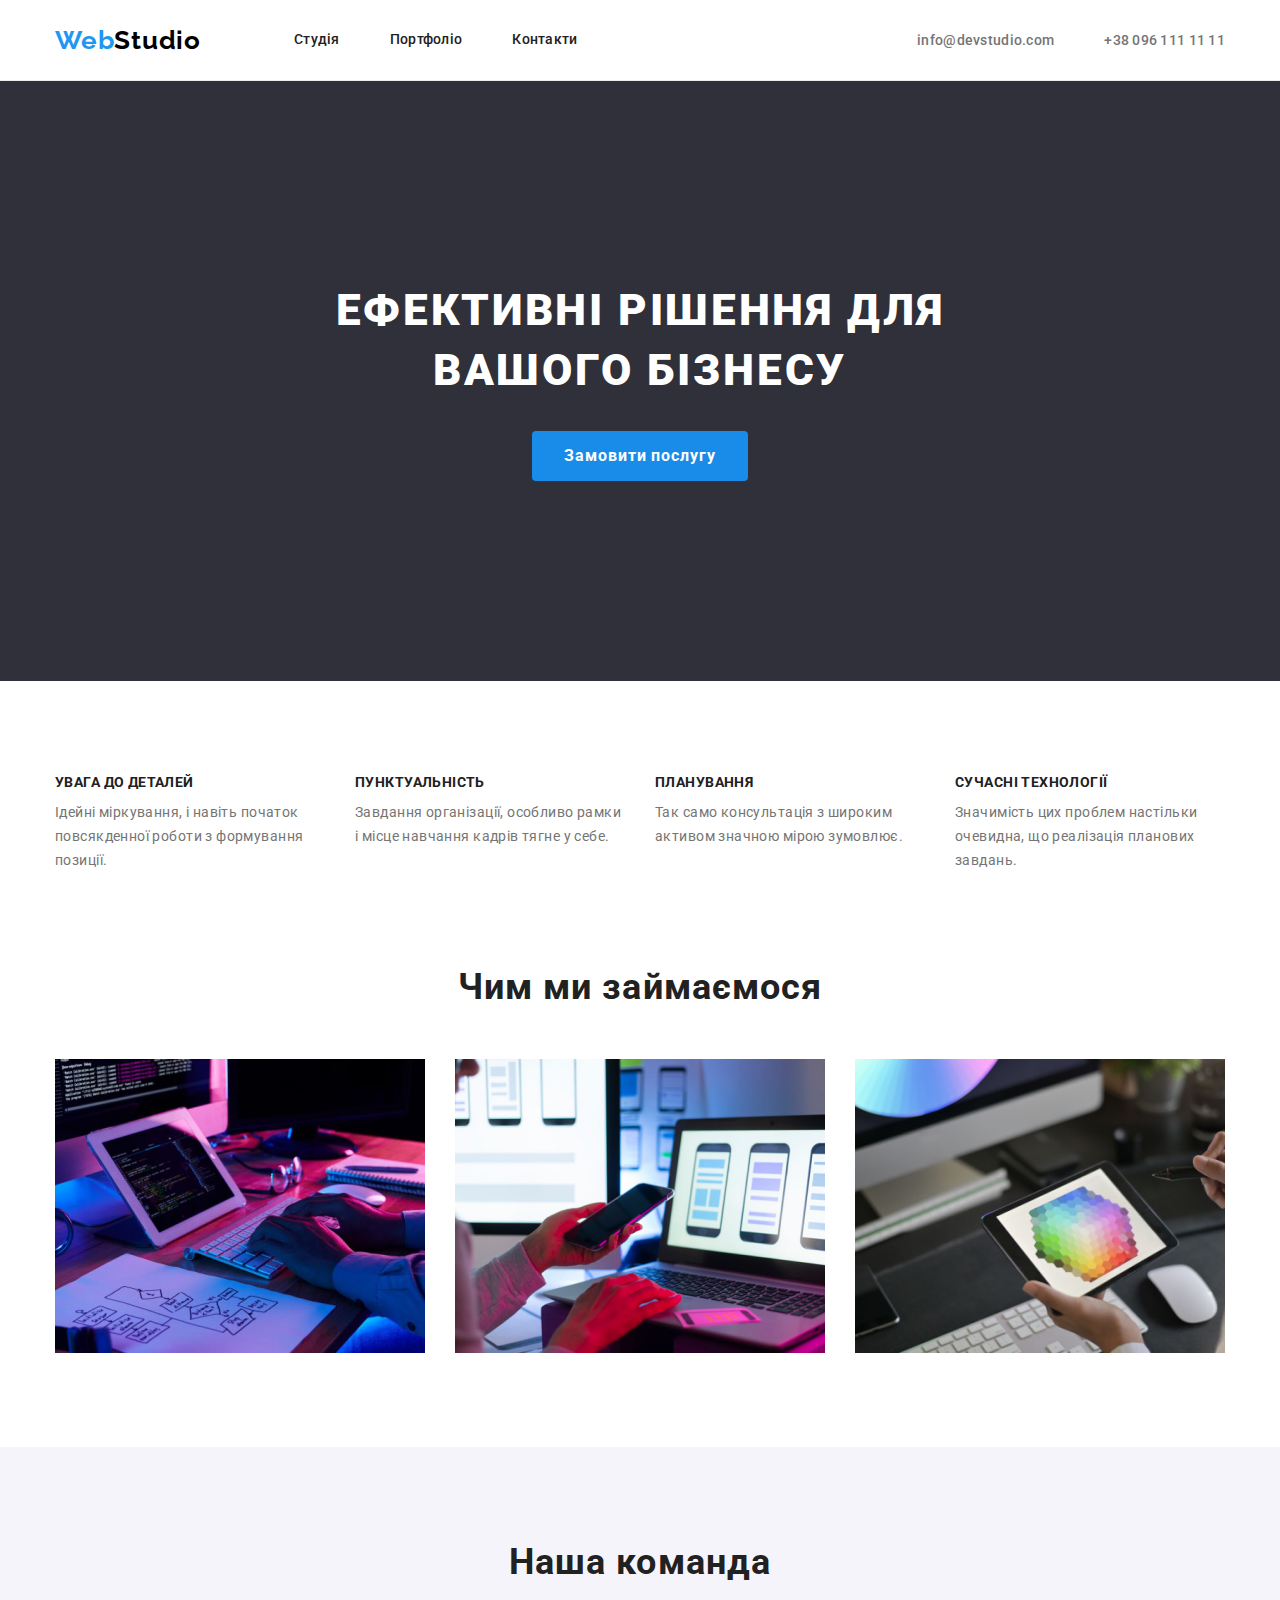
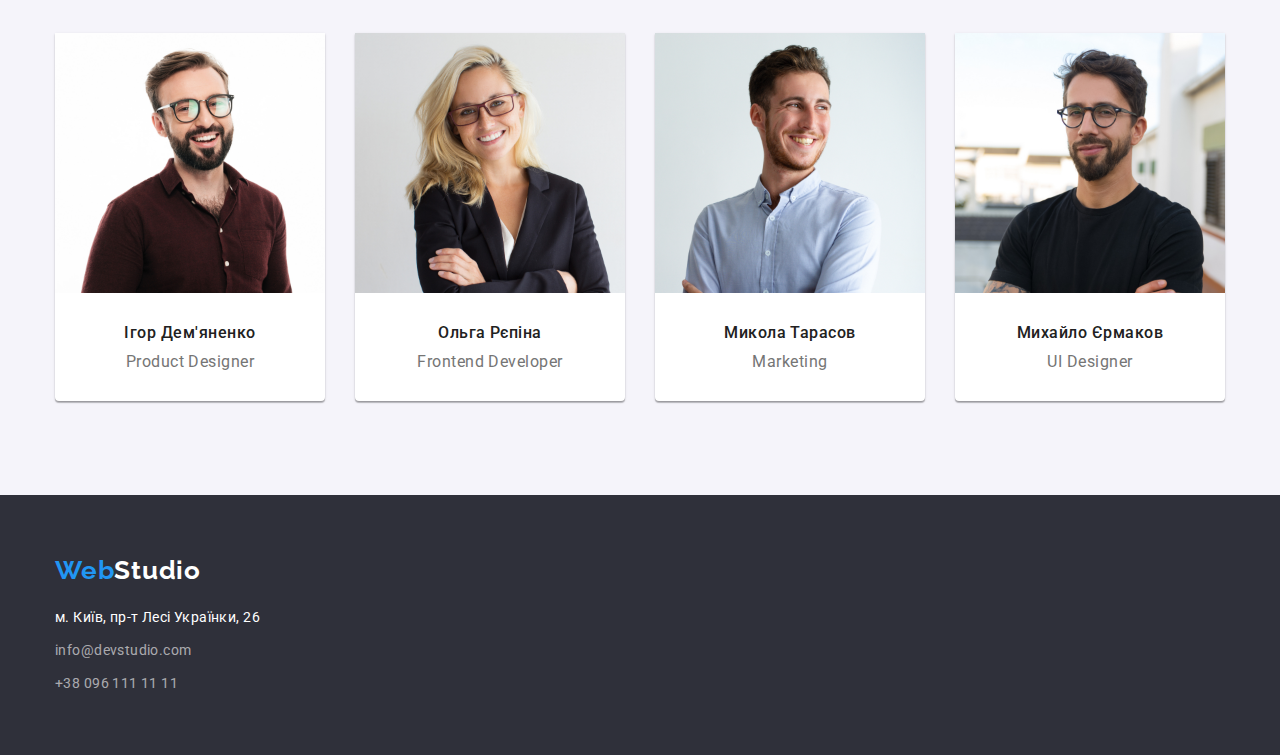
<file: index.html>
<!DOCTYPE html>
<html lang="uk">
  <head>
    <meta charset="UTF-8" />
    <meta http-equiv="X-UA-Compatible" content="IE=edge" />
    <meta name="viewport" content="width=device-width, initial-scale=1.0" />
    <title>Головна</title>
    <link rel="preconnect" href="https://fonts.googleapis.com" />
    <link rel="preconnect" href="https://fonts.gstatic.com" crossorigin />
    <link
      href="https://fonts.googleapis.com/css2?family=Raleway:wght@700&family=Roboto:wght@400;500;700;900&display=swap"
      rel="stylesheet"
    />
    <link
      rel="stylesheet"
      href="https://cdnjs.cloudflare.com/ajax/libs/modern-normalize/1.0.0/modern-normalize.min.css"
    />

    <link rel="stylesheet" href="./css/styles.css" />
  </head>

  <body>
    <header class="header">
      <div class="container main-nav">
        <!-- Nav Bar -->

        <nav class="nav">
          <a class="nav-logo link" href=""
            ><span class="web-logo">Web</span>Studio</a
          >
          <ul class="nav-list">
            <li class="nav-item">
              <a href="" class="nav-link link current">Студія</a>
            </li>

            <li class="nav-item">
              <a href="./portfolio.html" class="nav-link link">Портфоліо</a>
            </li>

            <li class="nav-item">
              <a href="" class="nav-link link">Контакти</a>
            </li>
          </ul>
        </nav>

        <!-- Contacts -->

        <ul class="contacts">
          <li class="contacts-item">
            <a class="contacts-link link" href="mailto:info@devstudio.com"
              >info@devstudio.com</a
            >
          </li>

          <li class="contacts-item">
            <a class="contacts-link link" href="tel:+380961111111"
              >+38 096 111 11 11</a
            >
          </li>
        </ul>
      </div>
    </header>

    <main>
      <!-- Title -->

      <section class="hero">
        <div class="container">
          <h1 class="hero-title">Ефективні рішення для вашого бізнесу</h1>
          <button class="hero-button button" type="button">
            Замовити послугу
          </button>
        </div>
      </section>

      <!-- Features -->

      <section class="section">
        <div class="container">
          <h2 class="section-title visually-hidden">Наші переваги</h2>
          <ul class="features-list">
            <li class="features-item">
              <h3 class="features-title">УВАГА ДО ДЕТАЛЕЙ</h3>
              <p class="features-text">
                Ідейні міркування, і навіть початок повсякденної роботи з
                формування позиції.
              </p>
            </li>

            <li class="features-item">
              <h3 class="features-title">ПУНКТУАЛЬНІСТЬ</h3>
              <p class="features-text">
                Завдання організації, особливо рамки і місце навчання кадрів
                тягне у себе.
              </p>
            </li>

            <li class="features-item">
              <h3 class="features-title">ПЛАНУВАННЯ</h3>
              <p class="features-text">
                Так само консультація з широким активом значною мірою зумовлює.
              </p>
            </li>

            <li class="features-item">
              <h3 class="features-title">СУЧАСНІ ТЕХНОЛОГІЇ</h3>
              <p class="features-text">
                Значимість цих проблем настільки очевидна, що реалізація
                планових завдань.
              </p>
            </li>
          </ul>
        </div>
      </section>

      <!-- Description of the company -->

      <section class="section description">
        <div class="container">
          <h2 class="section-title">Чим ми займаємося</h2>
          <ul class="description-list">
            <li class="description-image">
              <img
                src="./images/coding.jpg"
                width="370"
                height="294"
                alt="програмування"
              />
            </li>

            <li>
              <img
                src="./images/prototyping.jpg"
                width="370"
                height="294"
                alt="створення прототипу сайту"
              />
            </li>

            <li>
              <img
                src="./images/design.jpg"
                width="370"
                height="294"
                alt="коло кольорів"
              />
            </li>
          </ul>
        </div>
      </section>

      <!-- Team -->

      <section class="section team">
        <div class="container">
          <h2 class="section-title">Наша команда</h2>
          <ul class="team-list">
            <li class="team-element">
              <img
                class="team-image"
                src="./images/idemyanenko.jpg"
                width="270"
                height="260"
                alt="фото Ігора Дем'яненко"
              />
              <div class="team-text-item">
                <h3 class="team-title">Ігор Дем'яненко</h3>
                <p class="team-text" lang="en">Product Designer</p>
              </div>
            </li>

            <li class="team-element">
              <img
                class="team-image"
                src="./images/orepina.jpg"
                width="270"
                height="260"
                alt="фото Ольги Рєпіної"
              />
              <div class="team-text-item">
                <h3 class="team-title">Ольга Рєпіна</h3>
                <p class="team-text" lang="en">Frontend Developer</p>
              </div>
            </li>

            <li class="team-element">
              <img
                class="team-image"
                src="./images/mtarasov.jpg"
                width="270"
                height="260"
                alt="фото Миколи Тарасова"
              />
              <div class="team-text-item">
                <h3 class="team-title">Микола Тарасов</h3>
                <p class="team-text" lang="en">Marketing</p>
              </div>
            </li>

            <li class="team-element">
              <img
                class="team-image"
                src="./images/myermakov.jpg"
                width="270"
                height="260"
                alt="фото Михайла Єрмакова"
              />
              <div class="team-text-item">
                <h3 class="team-title">Михайло Єрмаков</h3>
                <p class="team-text" lang="en">UI Designer</p>
              </div>
            </li>
          </ul>
        </div>
      </section>
    </main>

    <!-- Footer -->
    <footer class="footer">
      <div class="container">
        <a class="footer-logo link" href=""
          ><span class="web-logo">Web</span>Studio</a
        >
        <address>
          <ul class="footer-list">
            <li class="footer-item">
              <a
                class="footer-link link address"
                href="https://www.google.com/maps/place/%D0%B1%D1%83%D0%BB.+%D0%9B%D0%B5%D1%81%D0%B8+%D0%A3%D0%BA%D1%80%D0%B0%D0%B8%D0%BD%D0%BA%D0%B8,+26,+%D0%9A%D0%B8%D0%B5%D0%B2,+02000/@50.4265807,30.5361971,17z/data=!3m1!4b1!4m5!3m4!1s0x40d4cf0e033ecbe9:0x57a4dffefec77da0!8m2!3d50.4265807!4d30.5383858"
              >
                м. Київ, пр-т Лесі Українки, 26</a
              >
            </li>
            <li class="footer-item">
              <a
                class="footer-link contact link"
                href="mailto:info@devstudio.com"
                >info@devstudio.com</a
              >
            </li>
            <li class="footer-item">
              <a class="footer-link contact link" href="tel:+380961111111"
                >+38 096 111 11 11</a
              >
            </li>
          </ul>
        </address>
      </div>
    </footer>
  </body>
</html>
</file>
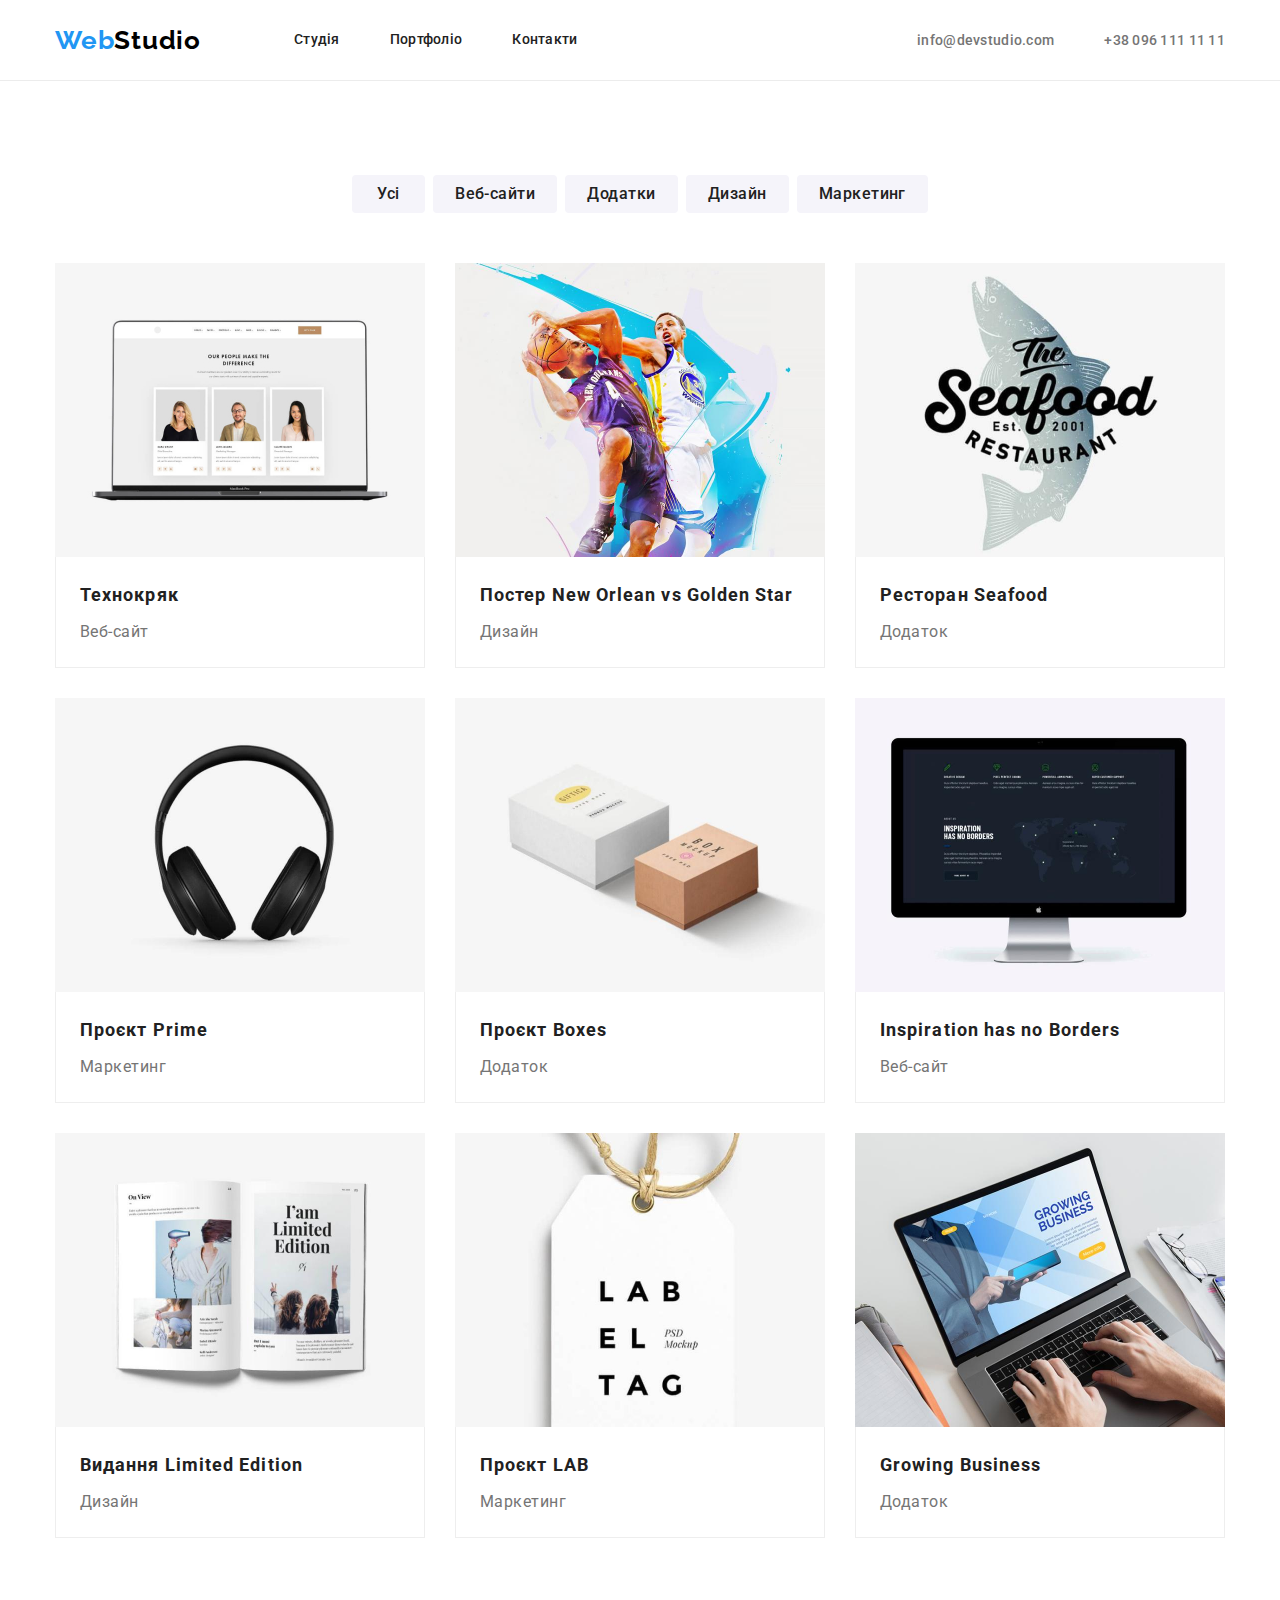
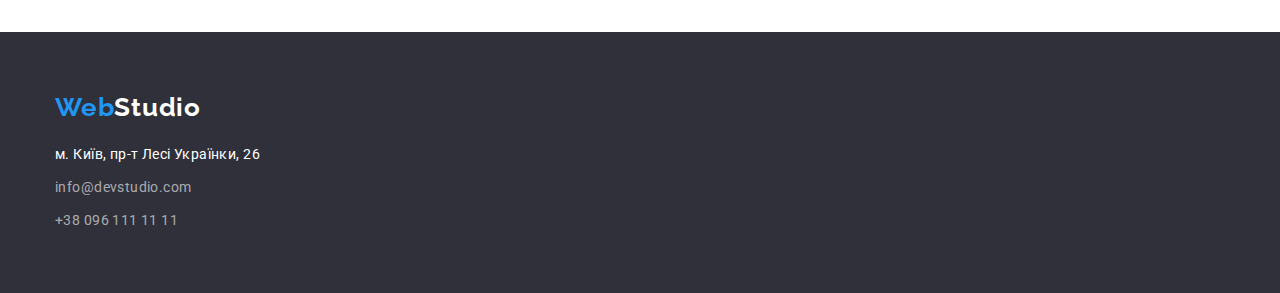
<file: portfolio.html>
<!DOCTYPE html>
<html lang="uk">
  <head>
    <meta charset="UTF-8" />
    <meta http-equiv="X-UA-Compatible" content="IE=edge" />
    <meta name="viewport" content="width=device-width, initial-scale=1.0" />
    <title>Портфоліо</title>
    <link rel="preconnect" href="https://fonts.googleapis.com" />
    <link rel="preconnect" href="https://fonts.gstatic.com" crossorigin />
    <link
      href="https://fonts.googleapis.com/css2?family=Raleway:wght@700&family=Roboto:wght@400;500;700;900&display=swap"
      rel="stylesheet"
    />
    <link
      rel="stylesheet"
      href="https://cdnjs.cloudflare.com/ajax/libs/modern-normalize/1.0.0/modern-normalize.min.css"
    />
    <link rel="stylesheet" href="./css/styles.css" />
  </head>

  <body>
    <header class="header">
      <div class="container main-nav">
        <!-- Nav Bar -->
        <nav class="nav">
          <a class="nav-logo link" href="./"
            ><span class="web-logo">Web</span>Studio</a
          >
          <ul class="nav-list">
            <li class="nav-item">
              <a class="nav-link link" href="./index.html">Студія</a>
            </li>

            <li class="nav-item">
              <a class="nav-link link current" href="">Портфоліо</a>
            </li>

            <li class="nav-item">
              <a class="nav-link link" href="">Контакти</a>
            </li>
          </ul>
        </nav>

        <!-- Contacts -->
        <ul class="contacts">
          <li class="contacts-item">
            <a class="contacts-link link" href="mailto:info@devstudio.com"
              >info@devstudio.com</a
            >
          </li>

          <li class="contacts-item">
            <a class="contacts-link link" href="tel:+380961111111"
              >+38 096 111 11 11</a
            >
          </li>
        </ul>
      </div>
    </header>

    <main>
      <section class="section examples">
        <div class="container">
          <h1 class="section-title visually-hidden">Examples</h1>

          <!-- Filter -->

          <ul class="filter">
            <li>
              <button class="filter-button button" type="button">Усі</button>
            </li>

            <li>
              <button class="filter-button button" type="button">
                Веб-сайти
              </button>
            </li>

            <li>
              <button class="filter-button button" type="button">
                Додатки
              </button>
            </li>
            <li>
              <button class="filter-button button" type="button">Дизайн</button>
            </li>

            <li>
              <button class="filter-button button" type="button">
                Маркетинг
              </button>
            </li>
          </ul>

          <!-- Examples -->

          <ul class="examples-list">
            <li class="examples-item">
              <a class="link" href=""
                ><img
                  class="examples-image"
                  src="images/technokryak.jpg"
                  width="370"
                  height="294"
                  alt="ноутбук"
                />
                <div class="examples-content">
                  <h2 class="examples-title">Технокряк</h2>
                  <p class="examples-text">Веб-сайт</p>
                </div>
              </a>
            </li>

            <li class="examples-item">
              <a class="link" href=""
                ><img
                  class="examples-image"
                  src="images/poster-new-orlean.jpg"
                  width="370"
                  height="294"
                  alt="постер баскетбол"
                />
                <div class="examples-content">
                  <h2 class="examples-title">
                    Постер <span lang="en">New Orlean vs Golden Star</span>
                  </h2>
                  <p class="examples-text">Дизайн</p>
                </div></a
              >
            </li>

            <li class="examples-item">
              <a class="link" href=""
                ><img
                  class="examples-image"
                  src="images/restaurant-seafood.jpg"
                  width="370"
                  height="294"
                  alt="логотип акули"
                />
                <div class="examples-content">
                  <h2 class="examples-title">
                    Ресторан <span lang="en">Seafood</span>
                  </h2>
                  <p class="examples-text">Додаток</p>
                </div></a
              >
            </li>

            <li class="examples-item">
              <a class="link" href=""
                ><img
                  class="examples-image"
                  src="images/project-prime.jpg"
                  width="370"
                  height="294"
                  alt="чорні навушники"
                />
                <div class="examples-content">
                  <h2 class="examples-title">
                    Проєкт <span lang="en">Prime</span>
                  </h2>
                  <p class="examples-text">Маркетинг</p>
                </div>
              </a>
            </li>

            <li class="examples-item">
              <a class="link" href=""
                ><img
                  class="examples-image"
                  src="images/project-boxes.jpg"
                  width="370"
                  height="294"
                  alt="2 блоки"
                />
                <div class="examples-content">
                  <h2 class="examples-title">
                    Проєкт <span lang="en">Boxes</span>
                  </h2>
                  <p class="examples-text">Додаток</p>
                </div>
              </a>
            </li>

            <li class="examples-item">
              <a class="link" href=""
                ><img
                  class="examples-image"
                  src="images/inspiration-has-no-borders.jpg"
                  width="370"
                  height="294"
                  alt="монітор"
                />
                <div class="examples-content">
                  <h2 class="examples-title" lang="en">
                    Inspiration has no Borders
                  </h2>
                  <p class="examples-text">Веб-сайт</p>
                </div>
              </a>
            </li>

            <li class="examples-item">
              <a class="link" href=""
                ><img
                  class="examples-image"
                  src="images/publishing-limited-edition.jpg"
                  width="370"
                  height="294"
                  alt="Дизайн журналу"
                />
                <div class="examples-content">
                  <h2 class="examples-title">
                    Видання <span lang="en">Limited Edition</span>
                  </h2>
                  <p class="examples-text">Дизайн</p>
                </div>
              </a>
            </li>

            <li class="examples-item">
              <a class="link" href=""
                ><img
                  class="examples-image"
                  src="images/project-lab.jpg"
                  width="370"
                  height="294"
                  alt="Дизайн тегу"
                />
                <div class="examples-content">
                  <h2 class="examples-title">
                    Проєкт <span lang="en">LAB</span>
                  </h2>
                  <p class="examples-text">Маркетинг</p>
                </div>
              </a>
            </li>

            <li class="examples-item">
              <a class="link" href=""
                ><img
                  class="examples-image"
                  src="images/growing-business.jpg"
                  width="370"
                  height="294"
                  alt="додаток для ноутбуку"
                />
                <div class="examples-content">
                  <h2 class="examples-title" lang="en">Growing Business</h2>
                  <p class="examples-text">Додаток</p>
                </div>
              </a>
            </li>
          </ul>
        </div>
      </section>
    </main>

    <!-- Footer -->

    <!-- Footer -->
    <footer class="footer">
      <div class="container">
        <a class="footer-logo link" href=""
          ><span class="web-logo">Web</span>Studio</a
        >
        <address>
          <ul class="footer-list">
            <li class="footer-item">
              <a
                class="footer-link link address"
                href="https://www.google.com/maps/place/%D0%B1%D1%83%D0%BB.+%D0%9B%D0%B5%D1%81%D0%B8+%D0%A3%D0%BA%D1%80%D0%B0%D0%B8%D0%BD%D0%BA%D0%B8,+26,+%D0%9A%D0%B8%D0%B5%D0%B2,+02000/@50.4265807,30.5361971,17z/data=!3m1!4b1!4m5!3m4!1s0x40d4cf0e033ecbe9:0x57a4dffefec77da0!8m2!3d50.4265807!4d30.5383858"
              >
                м. Київ, пр-т Лесі Українки, 26</a
              >
            </li>

            <li class="footer-item">
              <a
                class="footer-link contact link"
                href="mailto:info@devstudio.com"
                >info@devstudio.com</a
              >
            </li>

            <li class="footer-item">
              <a class="footer-link contact link" href="tel:+380961111111"
                >+38 096 111 11 11</a
              >
            </li>
          </ul>
        </address>
      </div>
    </footer>
  </body>
</html>
</file>
<file: css/styles.css>
:root {
  --accent-color: #2196f3;
  --primary-text-color: #757575;
  --title-text-color: #212121;
  --primary-background-color: #ffffff;
  --dark-background-color: #2f303a;
  --light-background-color: #f5f4fa;
  --dark-logo-color: #000000;
  --border-color: #eeeeee;
  --additional-accent-color: #188ce8;
  --border-header-color: #ececec;
  --primary-font: 'Roboto', sans-serif;
  --secondary-font: 'Raleway', sans-serif;
}

/* Components */
body {
  font-family: var(--primary-font);
  background-color: var(--primary-background-color);
  color: var(--primary-text-color);
}

img {
  display: block;
  max-width: 100%;
  height: auto;
}

h1,
h2,
h3,
p,
ul {
  margin: 0;
}

ul {
  list-style: none;
  padding: 0;
}

.link,
.logo {
  text-decoration: none;
}

.button {
  font-size: 16px;
  cursor: pointer;
  border: none;
  border-radius: 4px;
}

.container {
  width: 1200px;
  margin: 0 auto;
  padding-left: 15px;
  padding-right: 15px;
}

.section {
  padding: 94px 0;
  text-align: center;
}

.section-title {
  margin-bottom: 50px;

  color: var(--title-text-color);
  font-weight: 700;
  font-size: 36px;
  line-height: 1.17;
  letter-spacing: 0.03em;
}

.header {
  border-bottom: 1px solid var(--border-header-color);
}

.visually-hidden {
  position: absolute;
  width: 1px;
  height: 1px;
  margin: -1px;
  border: 0;
  padding: 0;
  white-space: nowrap;
  clip-path: inset(100%);
  clip: rect(0 0 0 0);
  overflow: hidden;
}

/*  Nav Bar */

.main-nav {
  display: flex;
  align-items: center;
}

.nav {
  display: flex;
  align-items: center;
}

.web-logo {
  color: var(--accent-color);
}

.nav-logo,
.footer-logo {
  font-family: var(--secondary-font);
  font-weight: 700;
  color: var(--dark-logo-color);
  font-size: 26px;
  line-height: 1.19;
  letter-spacing: 0.03em;
}

.nav-logo:hover,
.footer-logo:hover {
  color: var(--accent-color);
}

.nav-list {
  display: flex;
  margin-left: 93px;
}

.nav-link {
  display: block;
  padding-top: 32px;
  padding-bottom: 32px;

  color: var(--title-text-color);
}

/* псевдоселектор сусіда */
.nav-item + .nav-item {
  margin-left: 50px;
}

.nav-link:hover,
.nav-link:focus {
  color: var(--accent-color);
}

.nav-link,
.contacts-link {
  font-weight: 500;
  font-size: 14px;
  line-height: 1.14;
  letter-spacing: 0.02em;
}

/* Contacts */

.contacts-link {
  color: var(--primary-text-color);
}

.contacts-link:hover,
.contacts-link:focus {
  color: var(--accent-color);
}

.contacts {
  display: flex;
  margin-left: auto;
}

.contacts-item + .contacts-item {
  margin-left: 50px;
}

/* Title */

.hero {
  padding: 200px 0;

  text-align: center;
  background-color: var(--dark-background-color);
}

.hero-title {
  margin: 0 auto 30px;
  width: 696px;

  color: var(--primary-background-color);
  font-size: 44px;
  font-weight: 900;
  line-height: 1.36;
  letter-spacing: 0.06em;
  text-transform: uppercase;
}

.hero-button {
  min-width: 216px;
  padding: 10px 32px;

  background-color: var(--additional-accent-color);
  color: var(--primary-background-color);
  font-weight: 700;
  line-height: 1.88;
  letter-spacing: 0.06em;
}

.hero-button:hover {
  box-shadow: 0px 4px 4px rgba(0, 0, 0, 0.15);

  background-color: var(--accent-color);
}

/* Features +  Description */

.features-title {
  margin-bottom: 10px;

  color: var(--title-text-color);
  font-weight: 700;
  font-size: 14px;
  line-height: 1.14;
  letter-spacing: 0.03em;
  text-transform: uppercase;
}

.features-text {
  font-size: 14px;
  line-height: 1.71;
  letter-spacing: 0.03em;
}

.features-list,
.description-list {
  display: flex;
  flex-wrap: wrap;
  gap: 30px;
}

.features-item {
  width: 270px;
  text-align: left;
}

.description {
  padding-top: 0;
}

/* Team */

.team {
  background-color: var(--light-background-color);
}

.team-list {
  display: flex;
  gap: 30px;
}

.team-element {
  box-shadow: 0px 1px 3px rgba(0, 0, 0, 0.12), 0px 1px 1px rgba(0, 0, 0, 0.14),
    0px 2px 1px rgba(0, 0, 0, 0.2);

  background-color: var(--primary-background-color);
  text-align: center;
  border-radius: 0px 0px 4px 4px;
}

.team-text-item {
  padding: 30px 0;
}

.team-title {
  margin-bottom: 10px;

  color: var(--title-text-color);
  font-weight: 500;
  font-size: 16px;
  line-height: 1.19;
  letter-spacing: 0.03em;
}

.team-text {
  font-size: 16px;
  line-height: 1.19;
  letter-spacing: 0.03em;
}

/* Footer */

.footer {
  padding-top: 60px;
  padding-bottom: 60px;

  background-color: var(--dark-background-color);
}

.footer-logo {
  display: inline-block;
  margin-bottom: 20px;

  color: var(--primary-background-color);
}

.footer-item:not(:last-child) {
  margin-bottom: 9px;
}

.footer-link {
  font-size: 14px;
  line-height: 1.71;
  letter-spacing: 0.03em;
  font-style: normal;
}

.footer-link:hover,
.footer-link:focus {
  color: var(--accent-color);
}

.address {
  color: var(--primary-background-color);
}

.contact {
  color: #ffffff99;
}

/* =====================Styles for portfolio.html ================*/

/* Filter */

.filter {
  display: flex;
  gap: 8px;
  margin-bottom: 50px;
  justify-content: center;
}

.filter-button {
  min-width: 73px;
  padding: 6px 22px;

  background-color: var(--light-background-color);
  color: var(--title-text-color);
  font-weight: 500;
  line-height: 1.63;
  letter-spacing: 0.03em;
}

.filter-button:hover,
.filter-button:focus {
  box-shadow: 0px 3px 1px rgba(0, 0, 0, 0.1), 0px 1px 2px rgba(0, 0, 0, 0.08),
    0px 2px 2px rgba(0, 0, 0, 0.12);

  color: var(--primary-background-color);
  background-color: var(--accent-color);
}

/* Examples */

.examples-list {
  display: flex;
  flex-wrap: wrap;
  gap: 30px;
}

.examples-item {
  display: flex;
}

.examples-content {
  border-left: 1px solid var(--border-color);
  border-right: 1px solid var(--border-color);
  border-bottom: 1px solid var(--border-color);
  padding: 20px 24px;
  text-align: left;
}

.examples-title {
  margin-bottom: 4px;

  color: var(--title-text-color);
  font-weight: 700;
  font-size: 18px;
  line-height: 2;
  letter-spacing: 0.06em;
}

.examples-text {
  color: var(--primary-text-color);
  font-size: 16px;
  line-height: 1.88;
  letter-spacing: 0.03em;
}
</file>
